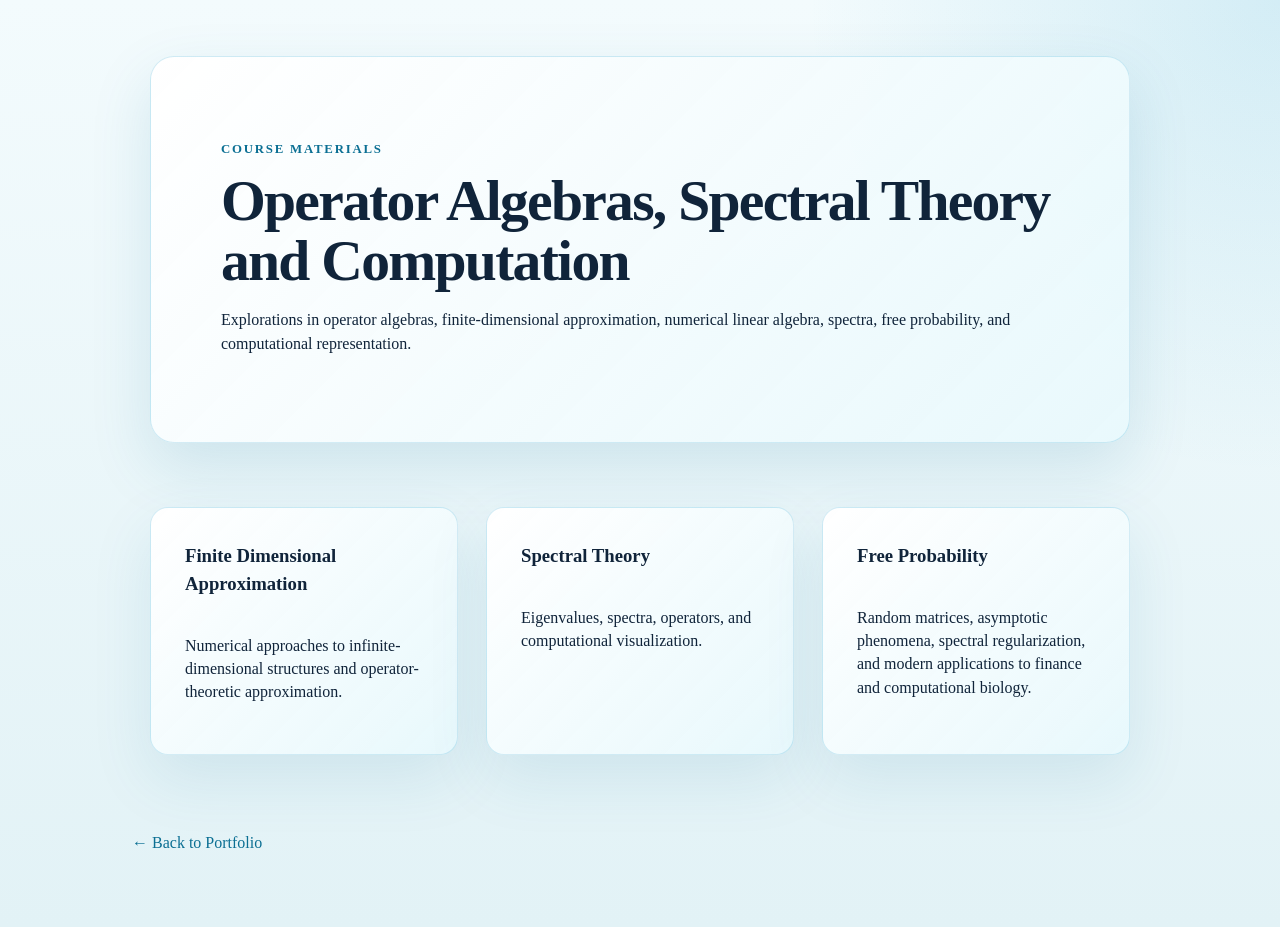
<file: courses/operator-theory/index.html>
<!DOCTYPE html>
<html lang="en">

<head>
  <meta charset="UTF-8" />
  <meta name="viewport" content="width=device-width, initial-scale=1.0" />

  <title>Operator Algebras and Spectral Theory</title>

  <link rel="stylesheet" href="../../css/style.css" />
</head>

<body>

<main class="subpage-content">

<section class="hero">

  <p class="eyebrow">
    Course Materials
  </p>

  <h2>
    Operator Algebras, Spectral Theory and Computation
  </h2>

  <p>
    Explorations in operator algebras, finite-dimensional approximation,
    numerical linear algebra, spectra, free probability,
    and computational representation.
  </p>

</section>

<section>

<div class="grid">

<a class="card" href="finite-dimensional-approximation/index.html">

  <h3>Finite Dimensional Approximation</h3>

  <p>
    Numerical approaches to infinite-dimensional structures
    and operator-theoretic approximation.
  </p>

</a>

<a class="card" href="spectral-theory/index.html">

  <h3>Spectral Theory</h3>

  <p>
    Eigenvalues, spectra, operators,
    and computational visualization.
  </p>

</a>

<a class="card" href="free-probability/index.html">

  <h3>Free Probability</h3>

  <p>
    Random matrices, asymptotic phenomena,
    spectral regularization, and modern applications
    to finance and computational biology.
  </p>

</a>

</div>

</section>

 



<p>
  <a href="../../index.html">
    ← Back to Portfolio
  </a>
</p>

</main>

</body>
</html>
</file>
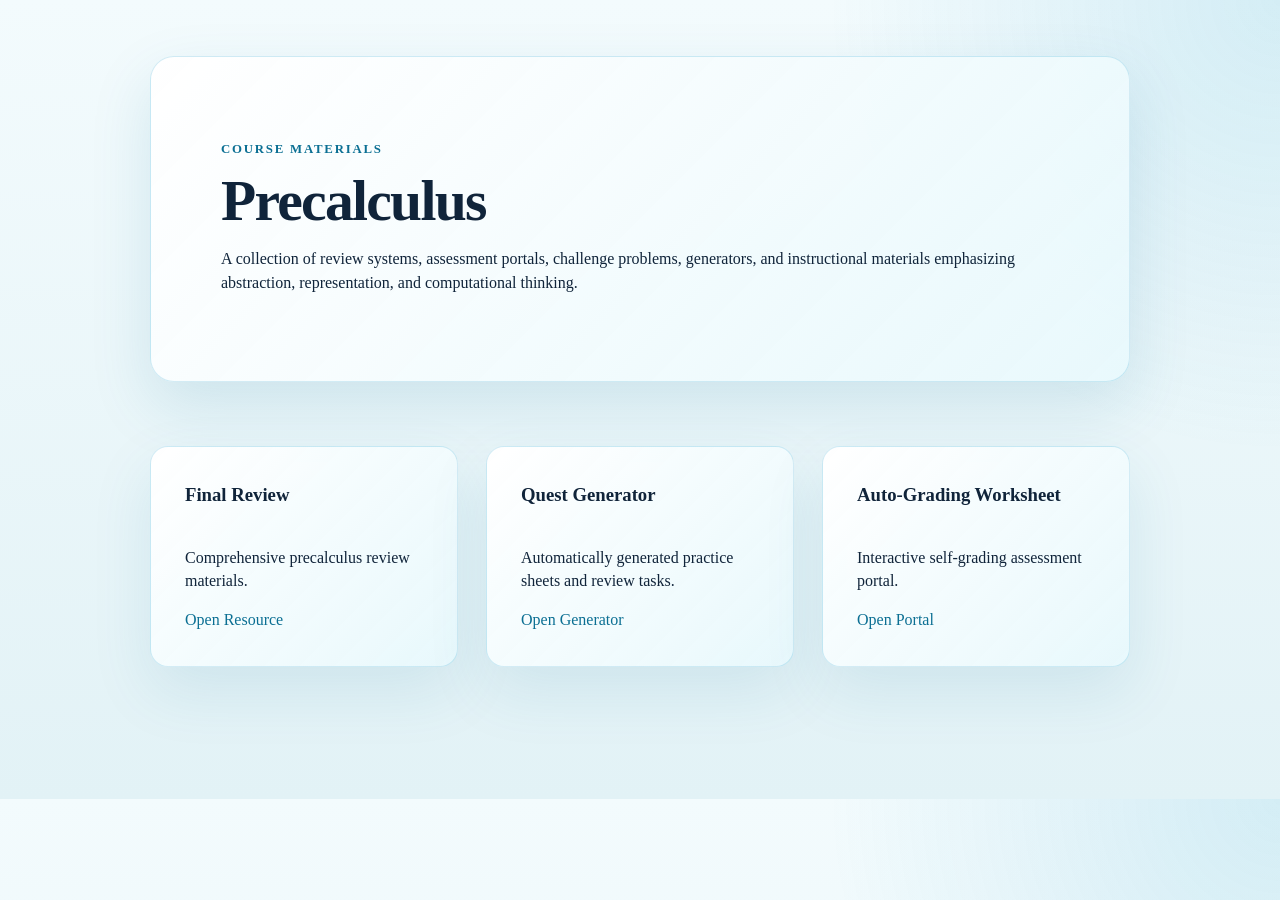
<file: courses/precalculus/index.html>
<!DOCTYPE html>
<html lang="en">
<head>
  <meta charset="UTF-8" />
  <meta name="viewport" content="width=device-width, initial-scale=1.0" />
  <title>Precalculus Materials</title>
  <link rel="stylesheet" href="../../css/style.css" />
</head>

<body>

<main class="subpage-content">

<section class="hero">
  <p class="eyebrow">Course Materials</p>
  <h2>Precalculus</h2>

  <p>
    A collection of review systems, assessment portals,
    challenge problems, generators, and instructional materials
    emphasizing abstraction, representation, and computational thinking.
  </p>
</section>

<section>

<div class="grid">

<div class="card">
<h3>Final Review</h3>
<p>Comprehensive precalculus review materials.</p>

<a href="https://palexander227.github.io/Teaching-Resources/precalc/final-review.html" target="_blank">
Open Resource
</a>
</div>

<div class="card">
<h3>Quest Generator</h3>
<p>Automatically generated practice sheets and review tasks.</p>

<a href="https://palexander227.github.io/Teaching-Resources/precalc/quest-generator.html" target="_blank">
Open Generator
</a>
</div>

<div class="card">
<h3>Auto-Grading Worksheet</h3>
<p>Interactive self-grading assessment portal.</p>

<a href="https://palexander227.github.io/Teaching-Resources/precalc/unit2-quest3-rational-logs/" target="_blank">
Open Portal
</a>
</div>

</div>

</section>

</main>

</body>
</html>
</file>
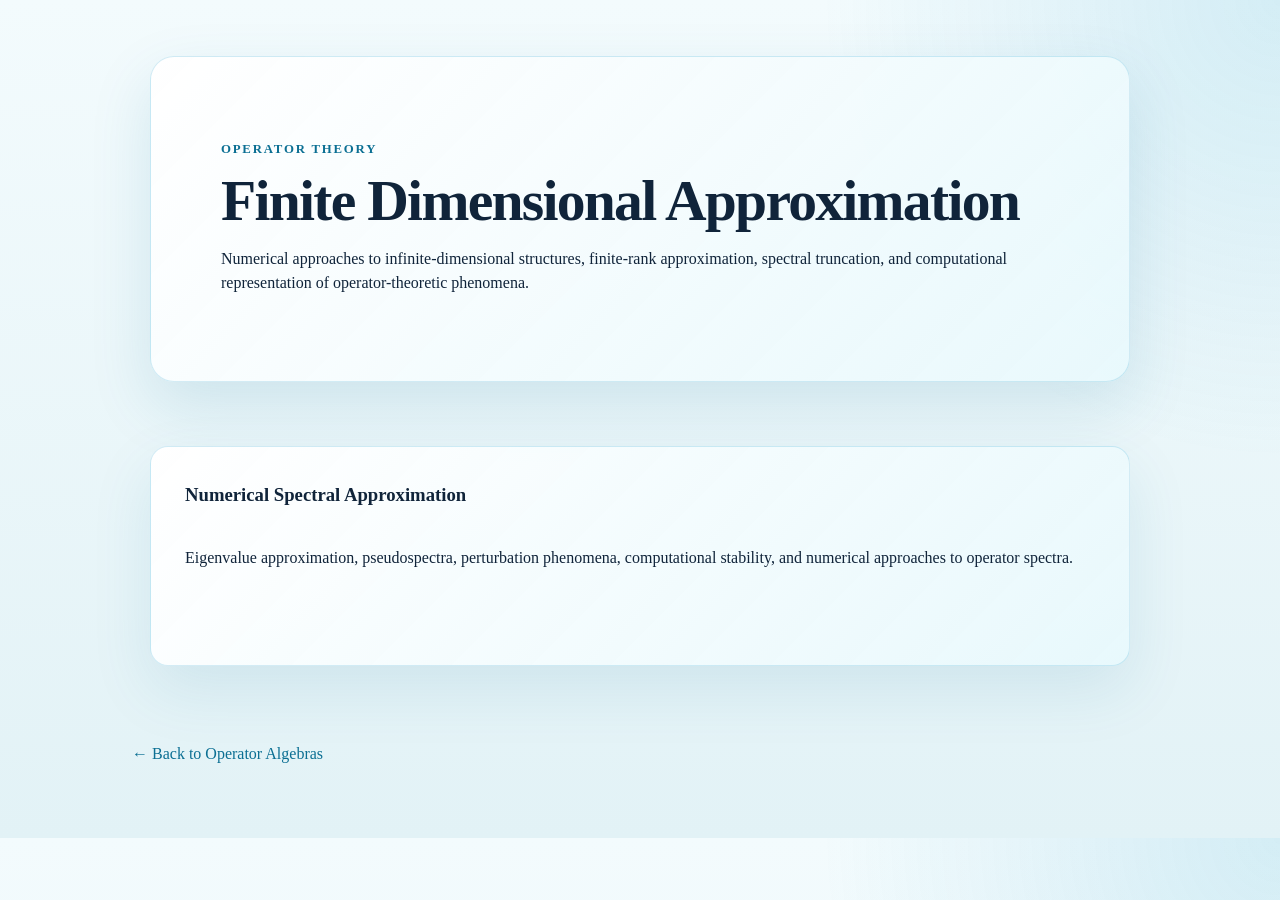
<file: courses/operator-theory/finite-dimensional-approximation/index.html>
<!DOCTYPE html>
<html lang="en">

<head>
  <meta charset="UTF-8" />
  <meta name="viewport" content="width=device-width, initial-scale=1.0" />

  <title>Finite Dimensional Approximation</title>

  <link rel="stylesheet" href="../../../css/style.css" />
</head>

<body>

<main class="subpage-content">

<section class="hero">

  <p class="eyebrow">
    Operator Theory
  </p>

  <h2>
    Finite Dimensional Approximation
  </h2>

  <p>
    Numerical approaches to infinite-dimensional structures,
    finite-rank approximation, spectral truncation,
    and computational representation of operator-theoretic phenomena.
  </p>

</section>

<section>

<div class="grid">

<a class="card" href="numerical-spectral-approximation.html">

  <h3>Numerical Spectral Approximation</h3>

  <p>
    Eigenvalue approximation, pseudospectra,
    perturbation phenomena, computational stability,
    and numerical approaches to operator spectra.
  </p>

</a>

</div>

</section>

<p>
  <a href="../index.html">
    ← Back to Operator Algebras
  </a>
</p>

</main>

</body>
</html>
</file>
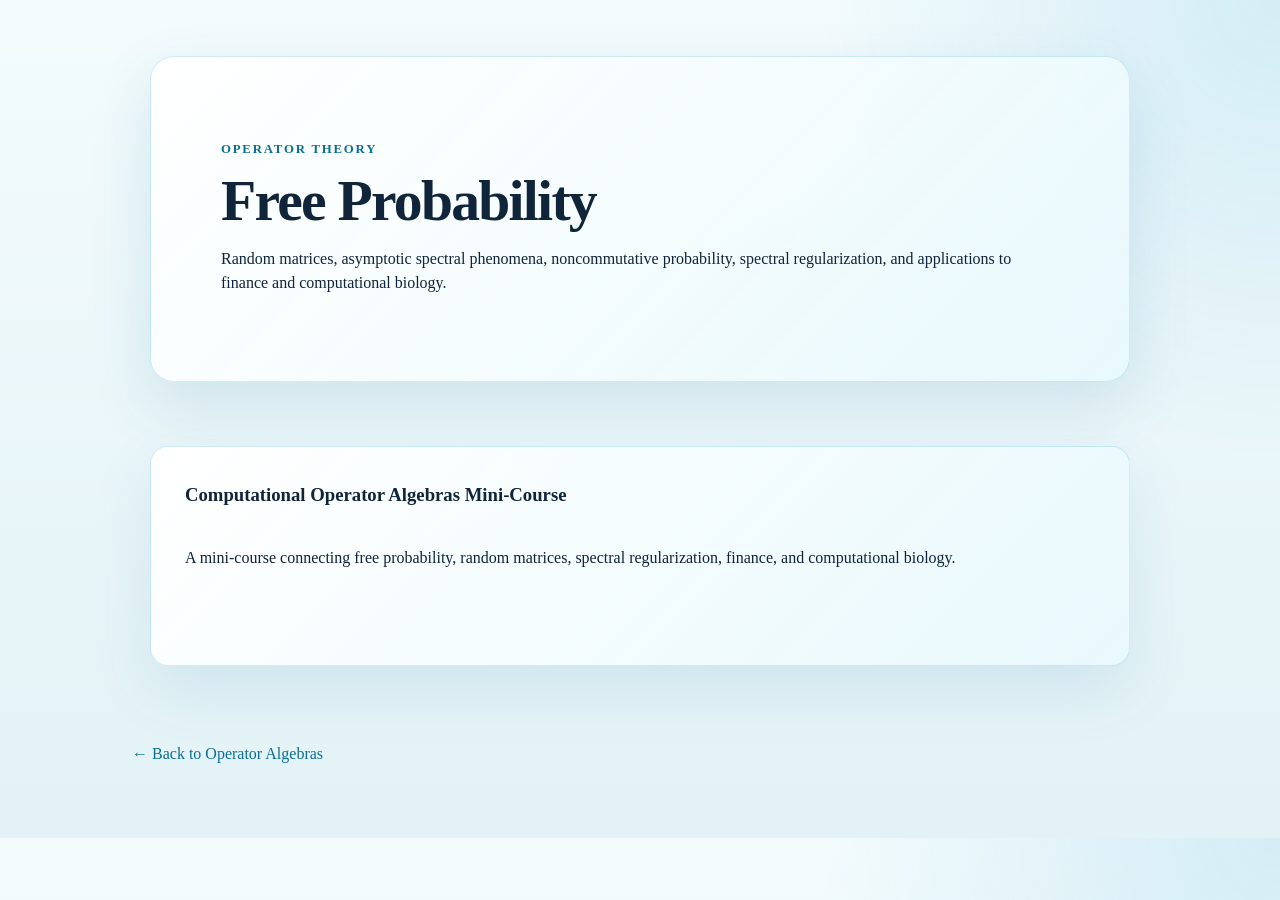
<file: courses/operator-theory/free-probability/index.html>
<!DOCTYPE html>
<html lang="en">
<head>
  <meta charset="UTF-8" />
  <meta name="viewport" content="width=device-width, initial-scale=1.0" />

  <title>Free Probability</title>

  <link rel="stylesheet" href="../../../css/style.css" />
</head>

<body>

<main class="subpage-content">

<section class="hero">
  <p class="eyebrow">Operator Theory</p>

  <h2>Free Probability</h2>

  <p>
    Random matrices, asymptotic spectral phenomena, noncommutative probability,
    spectral regularization, and applications to finance and computational biology.
  </p>
</section>

<section>
  <div class="grid">

    <a
      class="card"
      href="https://palexander227.github.io/Teaching-Resources/Courses/computational-operator-algebras-minicourse.html"
      target="_blank"
    >
      <h3>Computational Operator Algebras Mini-Course</h3>

      <p>
        A mini-course connecting free probability, random matrices,
        spectral regularization, finance, and computational biology.
      </p>
    </a>

  </div>
</section>

<p>
  <a href="../index.html">← Back to Operator Algebras</a>
</p>

</main>

</body>
</html>
</file>
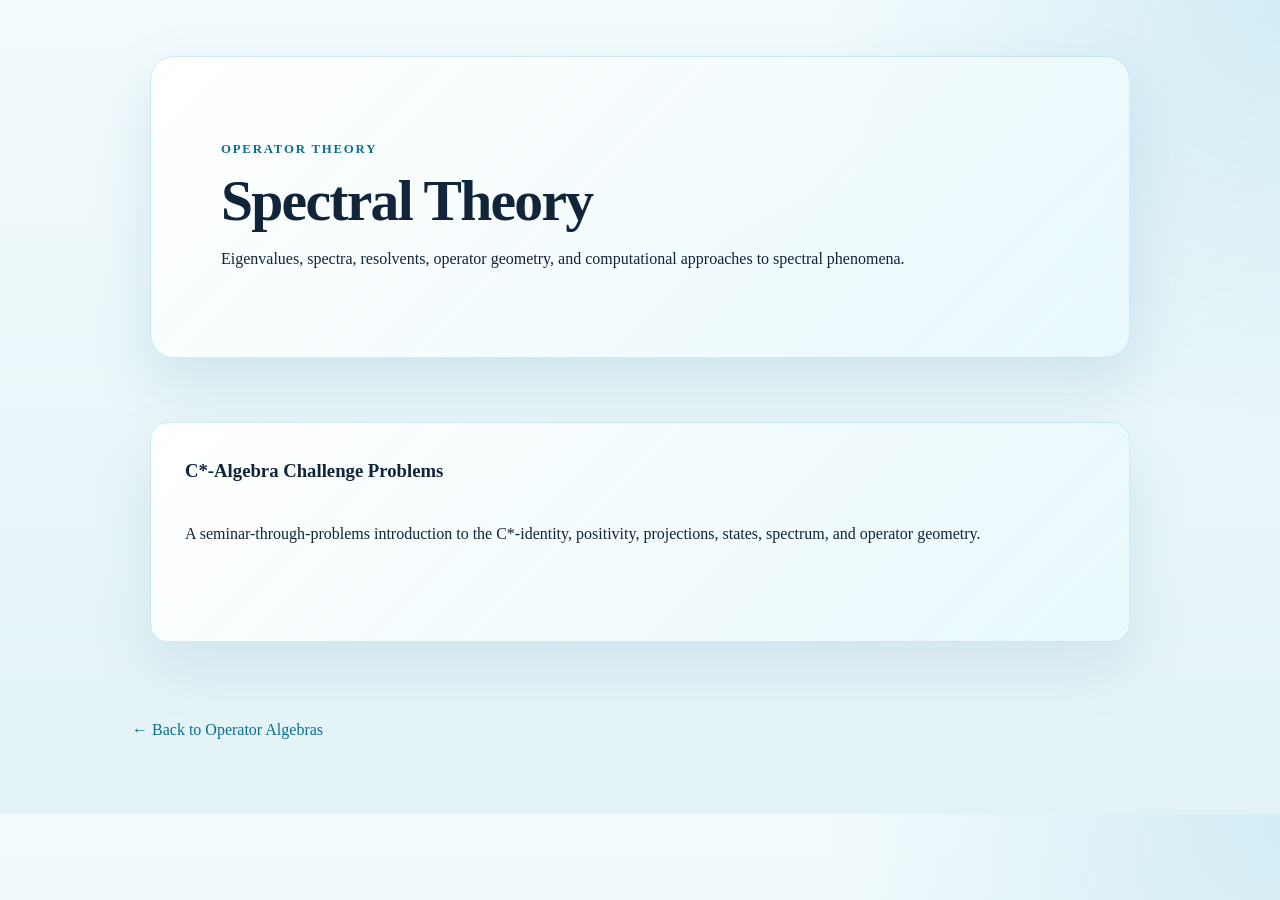
<file: courses/operator-theory/spectral-theory/index.html>
<!DOCTYPE html>
<html lang="en">
<head>
  <meta charset="UTF-8" />
  <meta name="viewport" content="width=device-width, initial-scale=1.0" />

  <title>Spectral Theory</title>

  <link rel="stylesheet" href="../../../css/style.css" />
</head>

<body>

<main class="subpage-content">

<section class="hero">
  <p class="eyebrow">Operator Theory</p>

  <h2>Spectral Theory</h2>

  <p>
    Eigenvalues, spectra, resolvents, operator geometry,
    and computational approaches to spectral phenomena.
  </p>
</section>

<section>
  <div class="grid">

    <a class="card" href="cstar-challenge-problems-1.html">
      <h3>C*-Algebra Challenge Problems</h3>

      <p>
        A seminar-through-problems introduction to the C*-identity,
        positivity, projections, states, spectrum, and operator geometry.
      </p>
    </a>

  </div>
</section>

<p>
  <a href="../index.html">← Back to Operator Algebras</a>
</p>

</main>

</body>
</html>
</file>
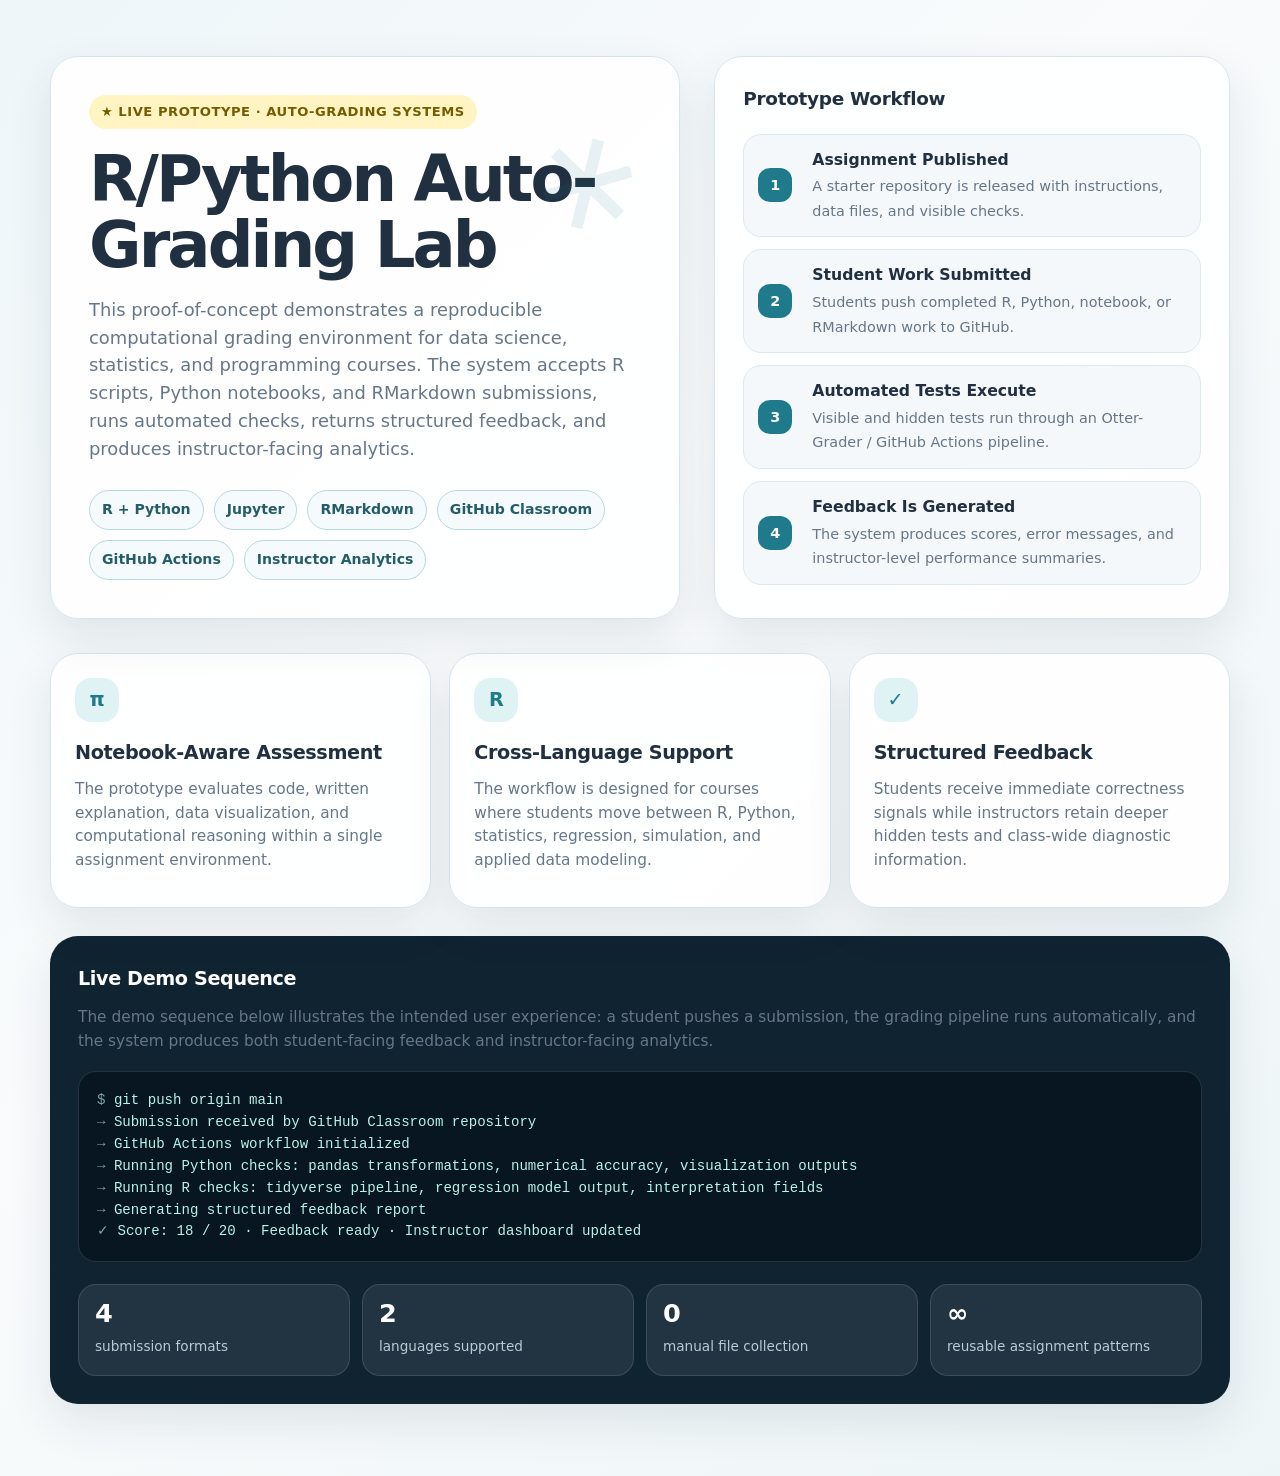
<file: projects/auto-grader/autograder-demo.html>
<!DOCTYPE html>
<html lang="en">
<head>
  <meta charset="UTF-8" />
  <meta name="viewport" content="width=device-width, initial-scale=1.0" />
  <title>R/Python Auto-Grading Lab</title>
  <style>
    :root {
      --ink: #203040;
      --muted: #657789;
      --soft: #f4f8fb;
      --card: #ffffff;
      --line: #d7e4ec;
      --accent: #1f7a8c;
      --accent-soft: #dff3f5;
      --gold: #fff4c2;
      --shadow: 0 18px 45px rgba(32, 48, 64, 0.10);
    }

    body {
      margin: 0;
      font-family: "Inter", "Segoe UI", system-ui, sans-serif;
      background: linear-gradient(135deg, #eef6f9 0%, #f9fbfc 42%, #edf5f7 100%);
      color: var(--ink);
      line-height: 1.55;
    }

    .page {
      max-width: 1180px;
      margin: 0 auto;
      padding: 56px 24px 72px;
    }

    .eyebrow {
      display: inline-flex;
      align-items: center;
      gap: 8px;
      padding: 7px 12px;
      border-radius: 999px;
      background: var(--gold);
      color: #755c00;
      font-size: 0.82rem;
      font-weight: 700;
      letter-spacing: 0.04em;
      text-transform: uppercase;
      margin-bottom: 18px;
    }

    .hero {
      display: grid;
      grid-template-columns: 1.1fr 0.9fr;
      gap: 34px;
      align-items: stretch;
      margin-bottom: 34px;
    }

    .hero-card,
    .system-card,
    .feature-card {
      background: rgba(255, 255, 255, 0.92);
      border: 1px solid var(--line);
      border-radius: 28px;
      box-shadow: var(--shadow);
    }

    .hero-card {
      padding: 38px;
      position: relative;
      overflow: hidden;
    }

    .hero-card::after {
      content: "∗";
      position: absolute;
      right: 30px;
      top: 12px;
      font-size: 9rem;
      color: rgba(31, 122, 140, 0.10);
      font-family: Georgia, serif;
      transform: rotate(14deg);
    }

    h1 {
      margin: 0 0 18px;
      font-size: clamp(2.25rem, 5vw, 4rem);
      line-height: 1.02;
      letter-spacing: -0.045em;
    }

    .lead {
      max-width: 720px;
      color: var(--muted);
      font-size: 1.12rem;
      margin: 0 0 26px;
    }

    .tags {
      display: flex;
      flex-wrap: wrap;
      gap: 10px;
      margin-top: 28px;
    }

    .tag {
      border: 1px solid #b9d7df;
      color: #245d69;
      background: #f5fbfc;
      padding: 8px 12px;
      border-radius: 999px;
      font-size: 0.88rem;
      font-weight: 650;
    }

    .system-card {
      padding: 28px;
      display: flex;
      flex-direction: column;
      justify-content: space-between;
      min-height: 390px;
    }

    .diagram-title {
      font-weight: 800;
      letter-spacing: -0.015em;
      font-size: 1.15rem;
      margin-bottom: 20px;
    }

    .pipeline {
      display: grid;
      gap: 12px;
    }

    .step {
      display: grid;
      grid-template-columns: 42px 1fr;
      gap: 12px;
      align-items: center;
      padding: 13px 14px;
      border-radius: 18px;
      background: var(--soft);
      border: 1px solid #dce9ef;
    }

    .num {
      height: 34px;
      width: 34px;
      border-radius: 12px;
      background: var(--accent);
      color: white;
      display: grid;
      place-items: center;
      font-weight: 800;
      font-size: 0.9rem;
    }

    .step strong {
      display: block;
      font-size: 0.98rem;
      margin-bottom: 2px;
    }

    .step span {
      color: var(--muted);
      font-size: 0.9rem;
    }

    .grid {
      display: grid;
      grid-template-columns: repeat(3, 1fr);
      gap: 18px;
      margin-top: 22px;
    }

    .feature-card {
      padding: 24px;
      min-height: 205px;
    }

    .icon {
      height: 44px;
      width: 44px;
      border-radius: 16px;
      background: var(--accent-soft);
      display: grid;
      place-items: center;
      margin-bottom: 16px;
      color: var(--accent);
      font-weight: 900;
      font-size: 1.2rem;
    }

    h2 {
      margin: 0 0 10px;
      font-size: 1.2rem;
      letter-spacing: -0.02em;
    }

    .feature-card p,
    .caption {
      color: var(--muted);
      margin: 0;
      font-size: 0.96rem;
    }

    .showcase {
      margin-top: 28px;
      background: #102331;
      color: #eaf6f8;
      border-radius: 28px;
      padding: 28px;
      box-shadow: var(--shadow);
      overflow: hidden;
    }

    .showcase h2 {
      color: white;
      margin-bottom: 12px;
    }

    .terminal {
      margin-top: 18px;
      background: #071620;
      border: 1px solid rgba(255,255,255,0.12);
      border-radius: 18px;
      padding: 18px;
      font-family: "SFMono-Regular", Consolas, monospace;
      font-size: 0.88rem;
      color: #b8f2e6;
      overflow-x: auto;
    }

    .terminal .dim {
      color: #7fa1ad;
    }

    .metrics {
      display: grid;
      grid-template-columns: repeat(4, 1fr);
      gap: 12px;
      margin-top: 22px;
    }

    .metric {
      background: rgba(255,255,255,0.08);
      border: 1px solid rgba(255,255,255,0.12);
      border-radius: 18px;
      padding: 16px;
    }

    .metric strong {
      display: block;
      font-size: 1.6rem;
      line-height: 1;
      color: white;
      margin-bottom: 7px;
    }

    .metric span {
      color: #b9cbd2;
      font-size: 0.85rem;
    }

    @media (max-width: 900px) {
      .hero,
      .grid,
      .metrics {
        grid-template-columns: 1fr;
      }
    }
  </style>
</head>
<body>
  <main class="page">
    <section class="hero">
      <div class="hero-card">
        <div class="eyebrow">★ Live Prototype · Auto-Grading Systems</div>
        <h1>R/Python Auto-Grading Lab</h1>
        <p class="lead">
          This proof-of-concept demonstrates a reproducible computational grading environment for data science, statistics, and programming courses. The system accepts R scripts, Python notebooks, and RMarkdown submissions, runs automated checks, returns structured feedback, and produces instructor-facing analytics.
        </p>
        <div class="tags">
          <span class="tag">R + Python</span>
          <span class="tag">Jupyter</span>
          <span class="tag">RMarkdown</span>
          <span class="tag">GitHub Classroom</span>
          <span class="tag">GitHub Actions</span>
          <span class="tag">Instructor Analytics</span>
        </div>
      </div>

      <aside class="system-card">
        <div>
          <div class="diagram-title">Prototype Workflow</div>
          <div class="pipeline">
            <div class="step"><div class="num">1</div><div><strong>Assignment Published</strong><span>A starter repository is released with instructions, data files, and visible checks.</span></div></div>
            <div class="step"><div class="num">2</div><div><strong>Student Work Submitted</strong><span>Students push completed R, Python, notebook, or RMarkdown work to GitHub.</span></div></div>
            <div class="step"><div class="num">3</div><div><strong>Automated Tests Execute</strong><span>Visible and hidden tests run through an Otter-Grader / GitHub Actions pipeline.</span></div></div>
            <div class="step"><div class="num">4</div><div><strong>Feedback Is Generated</strong><span>The system produces scores, error messages, and instructor-level performance summaries.</span></div></div>
          </div>
        </div>
      </aside>
    </section>

    <section class="grid">
      <article class="feature-card">
        <div class="icon">π</div>
        <h2>Notebook-Aware Assessment</h2>
        <p>The prototype evaluates code, written explanation, data visualization, and computational reasoning within a single assignment environment.</p>
      </article>

      <article class="feature-card">
        <div class="icon">R</div>
        <h2>Cross-Language Support</h2>
        <p>The workflow is designed for courses where students move between R, Python, statistics, regression, simulation, and applied data modeling.</p>
      </article>

      <article class="feature-card">
        <div class="icon">✓</div>
        <h2>Structured Feedback</h2>
        <p>Students receive immediate correctness signals while instructors retain deeper hidden tests and class-wide diagnostic information.</p>
      </article>
    </section>

    <section class="showcase">
      <h2>Live Demo Sequence</h2>
      <p class="caption">
        The demo sequence below illustrates the intended user experience: a student pushes a submission, the grading pipeline runs automatically, and the system produces both student-facing feedback and instructor-facing analytics.
      </p>

      <div class="terminal">
        <div><span class="dim">$</span> git push origin main</div>
        <div><span class="dim">→</span> Submission received by GitHub Classroom repository</div>
        <div><span class="dim">→</span> GitHub Actions workflow initialized</div>
        <div><span class="dim">→</span> Running Python checks: pandas transformations, numerical accuracy, visualization outputs</div>
        <div><span class="dim">→</span> Running R checks: tidyverse pipeline, regression model output, interpretation fields</div>
        <div><span class="dim">→</span> Generating structured feedback report</div>
        <div><span class="dim">✓</span> Score: 18 / 20 · Feedback ready · Instructor dashboard updated</div>
      </div>

      <div class="metrics">
        <div class="metric"><strong>4</strong><span>submission formats</span></div>
        <div class="metric"><strong>2</strong><span>languages supported</span></div>
        <div class="metric"><strong>0</strong><span>manual file collection</span></div>
        <div class="metric"><strong>∞</strong><span>reusable assignment patterns</span></div>
      </div>
    </section>
  </main>
</body>
</html>
</file>
<file: css/style.css>
:root {
  --bg: #e8f5f8;
  --panel: rgba(248, 253, 255, 0.96);

  --ink: #10243a;
  --muted: #506a7b;

  --accent: #1598c8;
  --accent-dark: #0b6f93;

  --line: rgba(21, 152, 200, 0.18);

  --sidebar-top: #202d38;
  --sidebar-bottom: #2f3d48;
}

* {
  box-sizing: border-box;
}

html {
  scroll-behavior: smooth;
}

body {
  margin: 0;

  font-family: Georgia, "Times New Roman", serif;

  color: var(--ink);

  display: flex;

  line-height: 1.5;

  background:
    radial-gradient(
      circle at top right,
      rgba(21, 152, 200, 0.14),
      transparent 30%
    ),
    linear-gradient(
      180deg,
      #f3fbfd 0%,
      #e2f2f6 100%
    );
}

/* =========================
   SIDEBAR
========================= */

.sidebar {
  width: 280px;
  height: 100vh;

  position: fixed;
  left: 0;
  top: 0;

  padding: 34px 26px;

  background:
    linear-gradient(
      180deg,
      var(--sidebar-top),
      var(--sidebar-bottom)
    );

  color: white;

  overflow-y: auto;

  box-shadow:
    12px 0 34px rgba(0, 0, 0, 0.18);
}

.brand h1 {
  font-size: 1.55rem;
  margin: 0;
  line-height: 1.1;
}

.brand p {
  color: #dbe8ee;
  margin-top: 8px;
  font-size: 0.95rem;
}

/* =========================
   NAVIGATION
========================= */

nav {
  margin-top: 46px;

  display: flex;
  flex-direction: column;

  gap: 10px;
}

nav a {
  color: #f2f8fb;

  text-decoration: none;

  font-size: 1rem;

  padding: 10px 0;

  border-bottom:
    1px solid rgba(255, 255, 255, 0.18);

  transition:
    color 0.2s ease,
    padding-left 0.2s ease;
}

nav a::before {
  content: "• ";
  color: var(--accent);
}

nav a:hover {
  color: #ffffff;
  padding-left: 8px;
}

/* =========================
   MAIN CONTENT
========================= */

.content {
  margin-left: 280px;

  padding: 56px 70px;

  max-width: 1120px;
  width: 100%;
}

section {
  margin-bottom: 76px;
}

/* =========================
   SUBPAGES
========================= */

.subpage-content {
  width: 100%;
  max-width: 1080px;

  margin: 0 auto;

  padding: 56px 32px;
}

.subpage-content .hero {
  max-width: 980px;

  margin: 0 auto 64px auto;
}

.subpage-content .grid {
  max-width: 980px;

  margin: 0 auto;

  display: grid;

  grid-template-columns:
    repeat(auto-fit, minmax(280px, 1fr));

  gap: 28px;
}

/* =========================
   HERO
========================= */

.hero {
  position: relative;

  overflow: hidden;

  padding: 70px;

  background:
    linear-gradient(
      135deg,
      rgba(255, 255, 255, 0.98),
      rgba(232, 248, 252, 0.92)
    );

  border:
    1px solid var(--line);

  border-radius: 24px;

  box-shadow:
    0 24px 62px rgba(11, 111, 147, 0.13);
}

.hero > * {
  position: relative;
  z-index: 2;
}

.eyebrow {
  color: var(--accent-dark);

  text-transform: uppercase;

  letter-spacing: 0.14em;

  font-size: 0.8rem;

  font-weight: bold;

  margin-bottom: 12px;
}

.hero h2 {
  font-size: 3.6rem;

  margin: 0;

  line-height: 1.05;

  color: var(--ink);

  font-weight: 700;

  letter-spacing: -0.03em;
}

.hero h3 {
  color: var(--muted);

  font-weight: normal;

  margin-top: 14px;

  font-size: 1.25rem;
}

.hero p {
  max-width: 820px;
}

/* =========================
   HEADINGS
========================= */

h2 {
  font-size: 2.2rem;

  margin-bottom: 20px;

  line-height: 1.15;

  color: var(--ink);
}

/* =========================
   GRID
========================= */

.grid {
  display: grid;

  grid-template-columns:
    repeat(auto-fit, minmax(300px, 1fr));

  gap: 28px;

  align-items: stretch;
}

.course-grid {
  display: grid;

  grid-template-columns:
    repeat(2, minmax(320px, 1fr));

  gap: 36px;

  margin-top: 28px;
}

/* =========================
   CARD LINKS
========================= */

.card-link {
  display: block;

  text-decoration: none;

  color: inherit;
}

.card-link:hover {
  text-decoration: none;
}

/* =========================
   CARDS
========================= */

.feature-card,
.card {
  min-height: 220px;

  display: flex;
  flex-direction: column;
  justify-content: flex-start;

  position: relative;

  overflow: hidden;

  background:
    linear-gradient(
      135deg,
      rgba(255, 255, 255, 0.98),
      rgba(232, 248, 252, 0.92)
    );

  border:
    1px solid var(--line);

  border-radius: 18px;

  padding: 34px;

  box-shadow:
    0 24px 62px rgba(11, 111, 147, 0.10);

  transition:
    transform 0.25s ease,
    border-color 0.25s ease,
    box-shadow 0.25s ease;
}

.feature-card {
  border-left:
    9px solid var(--accent);
}

.feature-card:hover,
.card:hover {
  transform: translateY(-3px);

  border-color: var(--accent);

  box-shadow:
    0 28px 70px rgba(11, 111, 147, 0.18);
}

.card h3,
.feature-card h3 {
  margin-top: 0;

  margin-bottom: 20px;

  color: var(--ink);

  font-weight: 700;

  text-decoration: none;
}

.card p,
.feature-card p {
  color: var(--ink);

  font-weight: 400;

  line-height: 1.45;

  text-decoration: none;
}

.feature-banner {
  margin: 32px 0;
  padding: 18px 24px;

  border-radius: 18px;

  background: #fff1a8;

  border: 1px solid rgba(220, 180, 80, 0.45);

  box-shadow:
    0 4px 18px rgba(0,0,0,0.08),
    0 0 12px rgba(255, 220, 120, 0.18);

  backdrop-filter: blur(6px);
}

.feature-label {
  font-size: 0.78rem;
  text-transform: uppercase;
  letter-spacing: 0.14em;

  color: #9b6b00;

  margin-right: 14px;
  font-weight: 700;
}

.feature-banner a {
  color: #16324f;
  text-decoration: none;
  font-size: 1.05rem;
  font-weight: 500;
}

.feature-banner a:hover {
  color: #2c7fb8;
}

/* =========================
   GENERAL LINKS
========================= */

a {
  color: var(--accent-dark);

  text-decoration: none;
}

a:hover {
  color: var(--accent);

  text-decoration: none;
}

.subpage-content {
  display: block;
}

body:has(.subpage-content) {
  display: block;
}

/* =========================
   MOBILE
========================= */

@media (max-width: 850px) {

  body {
    display: block;
  }

  .sidebar {
    position: relative;

    width: 100%;
    height: auto;
  }

  .content {
    margin-left: 0;

    padding: 34px 22px;
  }

  .subpage-content {
    padding: 34px 22px;
  }

  .hero {
    padding: 38px;
  }

  .hero h2 {
    font-size: 2.5rem;
  }

  .course-grid {
    grid-template-columns: 1fr;
  }
}
</file>
